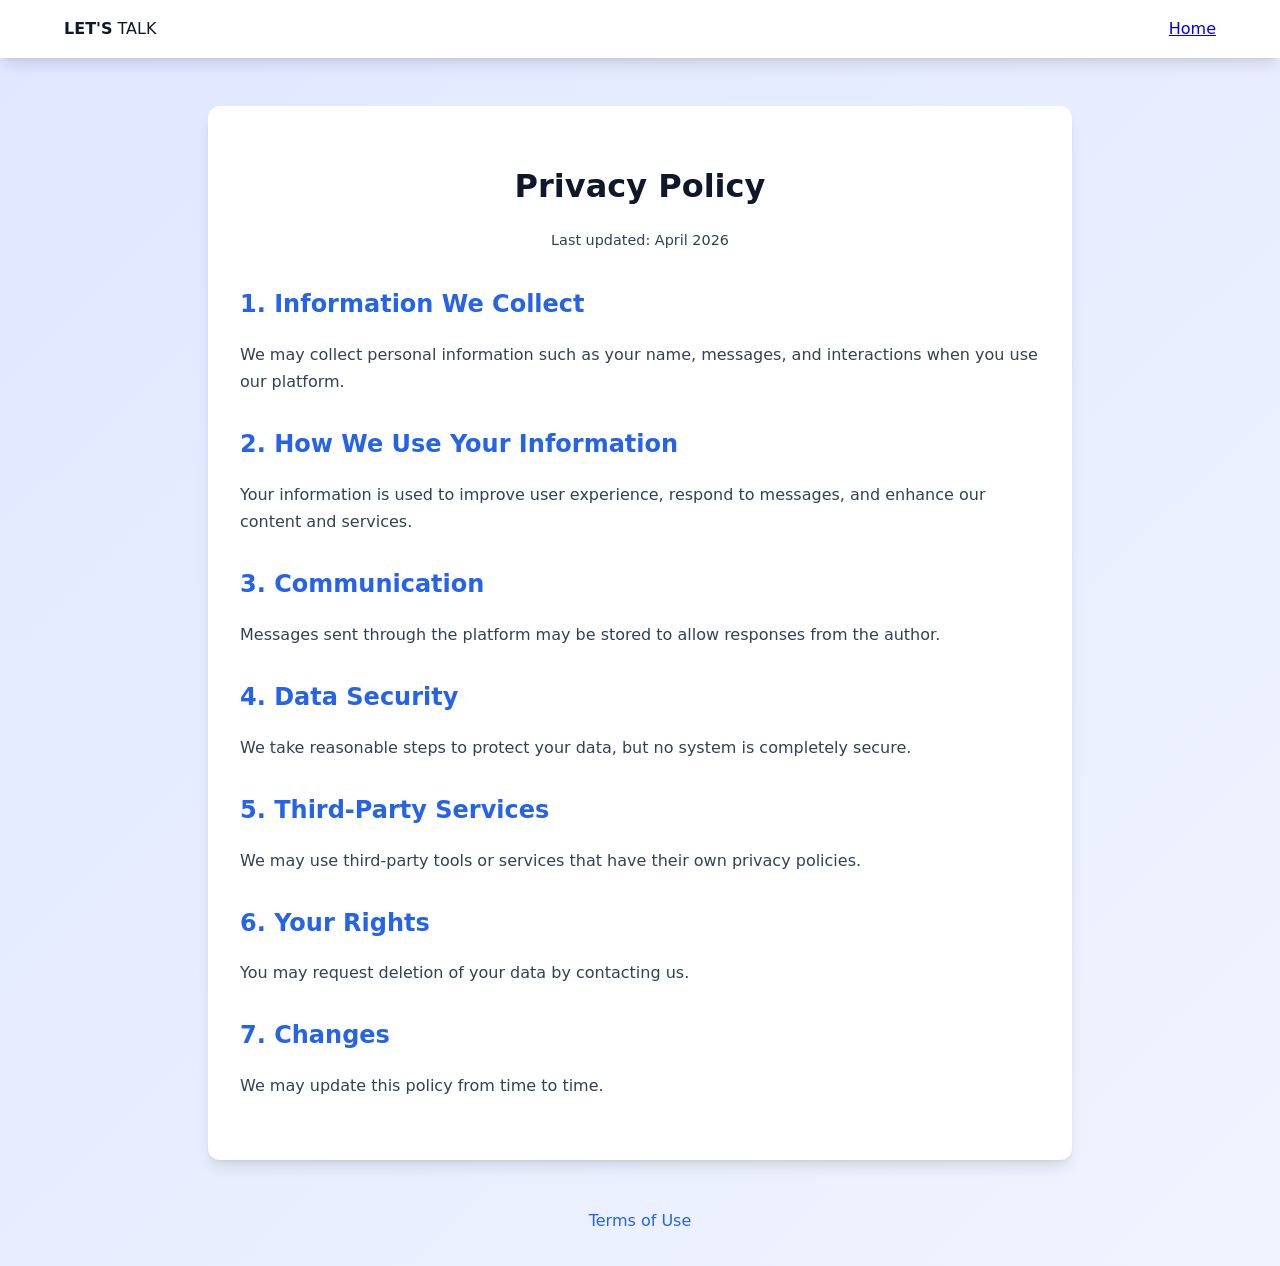
<file: docs/privacy.html>
<!DOCTYPE html>
<html lang="en">
<head>
    <meta charset="UTF-8">
    <title>Privacy Policy | LET'S TALK</title>
    <link rel="stylesheet" href="css/style.css">
    <link rel="stylesheet" href="css/legal.css">
</head>
<body>

<nav>
    <div class="logo"><strong>LET'S</strong> TALK</div>
    <div class="links"><a href="index.html">Home</a></div>
</nav>

<div class="legal-container">
    <h1>Privacy Policy</h1>
    <p class="last-updated">Last updated: April 2026</p>

    <section>
        <h2>1. Information We Collect</h2>
        <p>We may collect personal information such as your name, messages, and interactions when you use our platform.</p>
    </section>

    <section>
        <h2>2. How We Use Your Information</h2>
        <p>Your information is used to improve user experience, respond to messages, and enhance our content and services.</p>
    </section>

    <section>
        <h2>3. Communication</h2>
        <p>Messages sent through the platform may be stored to allow responses from the author.</p>
    </section>

    <section>
        <h2>4. Data Security</h2>
        <p>We take reasonable steps to protect your data, but no system is completely secure.</p>
    </section>

    <section>
        <h2>5. Third-Party Services</h2>
        <p>We may use third-party tools or services that have their own privacy policies.</p>
    </section>

    <section>
        <h2>6. Your Rights</h2>
        <p>You may request deletion of your data by contacting us.</p>
    </section>

    <section>
        <h2>7. Changes</h2>
        <p>We may update this policy from time to time.</p>
    </section>

</div>

<footer class="legal-footer">
    <a href="terms.html">Terms of Use</a>
</footer>

</body>
</html>
</file>
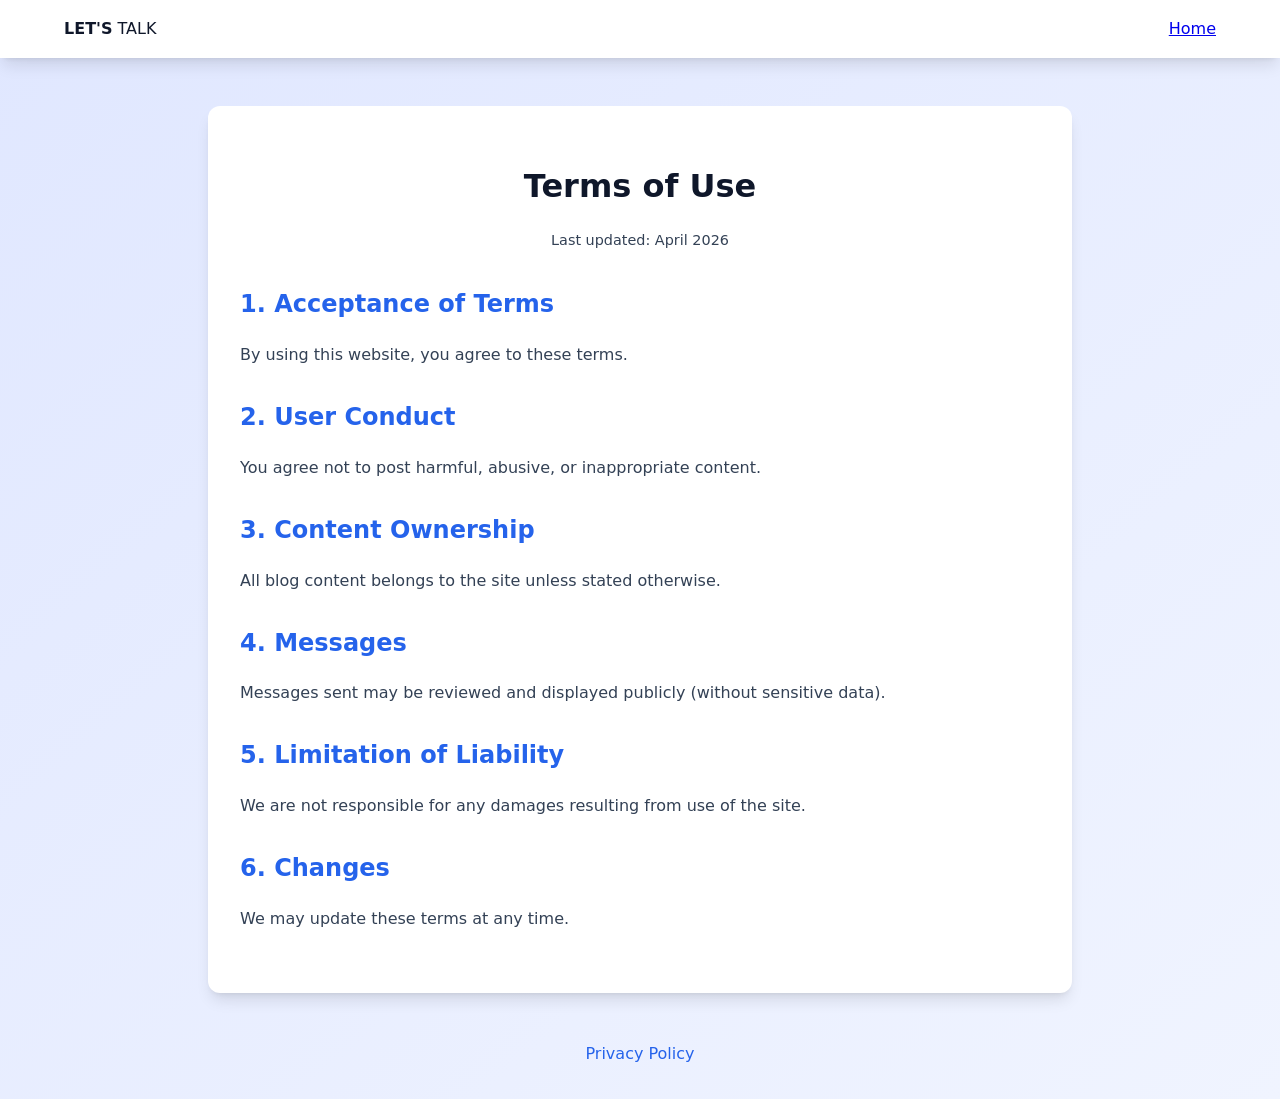
<file: docs/terms.html>
<!DOCTYPE html>
<html lang="en">
<head>
    <meta charset="UTF-8">
    <title>Terms of Use | LET'S TALK</title>
    <link rel="stylesheet" href="css/style.css">
    <link rel="stylesheet" href="css/legal.css">
</head>
<body>

<nav>
    <div class="logo"><strong>LET'S</strong> TALK</div>
    <div class="links"><a href="index.html">Home</a></div>
</nav>

<div class="legal-container">
    <h1>Terms of Use</h1>
    <p class="last-updated">Last updated: April 2026</p>

    <section>
        <h2>1. Acceptance of Terms</h2>
        <p>By using this website, you agree to these terms.</p>
    </section>

    <section>
        <h2>2. User Conduct</h2>
        <p>You agree not to post harmful, abusive, or inappropriate content.</p>
    </section>

    <section>
        <h2>3. Content Ownership</h2>
        <p>All blog content belongs to the site unless stated otherwise.</p>
    </section>

    <section>
        <h2>4. Messages</h2>
        <p>Messages sent may be reviewed and displayed publicly (without sensitive data).</p>
    </section>

    <section>
        <h2>5. Limitation of Liability</h2>
        <p>We are not responsible for any damages resulting from use of the site.</p>
    </section>

    <section>
        <h2>6. Changes</h2>
        <p>We may update these terms at any time.</p>
    </section>

</div>

<footer class="legal-footer">
    <a href="privacy.html">Privacy Policy</a>
</footer>

</body>
</html>
</file>
<file: docs/css/style.css>
:root {
    --primary: #2563eb;
    --primary-hover: #1d4ed8;
    --dark: #0f172a;
    --light: #f1f5f9;
    --gray: #94a3b8;
    --white: #ffffff;
    --danger: #ef4444;
    --success: #10b981;
    --neon: #22d3ee;
    --shadow: 0 10px 15px -3px rgb(0 0 0 / 0.1), 0 4px 6px -4px rgb(0 0 0 / 0.1);
    --shadow-hover: 0 10px 25px rgba(37, 99, 235, 0.4);
}

body {
    font-family: 'Inter', system-ui, -apple-system, sans-serif;
    background: linear-gradient(to bottom right, #e0e7ff, #f0f4ff); /* Soft blue gradient */
    color: var(--dark);
    line-height: 1.6;
    margin: 0;
}

nav {
    background: var(--white);
    padding: 1rem 5%;
    display: flex;
    justify-content: space-between;
    align-items: center;
    box-shadow: var(--shadow);
    position: sticky;
    top: 0;
    z-index: 100;
}

.links {
    display: flex;
    align-items: center;
    gap: 1.5rem;
}

.admin-link {
    text-decoration: none;
    color: var(--gray);
    font-weight: 500;
    font-size: 0.95rem;
    transition: color 0.2s;
}

.admin-link:hover {
    color: var(--primary);
}

.container {
    max-width: 1000px;
    margin: 2rem auto;
    padding: 0 1rem;
}

/* Post Cards */
.blog-grid {
    display: grid;
    grid-template-columns: repeat(auto-fill, minmax(300px, 1fr));
    gap: 2rem;
}

.post-card {
    background: var(--white);
    border-radius: 12px;
    /* overflow: hidden; Removed to allow share menu to pop up */
    box-shadow: var(--shadow);
    transition: transform 0.2s;
    scroll-margin-top: 100px; /* Offset for the sticky header */
}

.post-card:hover {
    transform: translateY(-5px);
}

.post-content {
    padding: 1.5rem;
}

.post-content small {
    display: block;
    color: var(--gray);
    margin-bottom: 0.5rem;
}

.post-content h3 {
    margin-top: 0;
    display: -webkit-box;
    -webkit-line-clamp: 2;
    -webkit-box-orient: vertical;
    overflow: hidden;
}

.post-card img {
    width: 100%;
    height: 180px;
    object-fit: cover;
    border-radius: 12px 12px 0 0;
    border-bottom: 1px solid #f1f5f9;
}

/* Dashboard Specifics */
.dashboard-grid {
    display: grid;
    grid-template-columns: 1fr;
    gap: 2rem;
    margin-top: 2rem;
}

@media (min-width: 768px) {
    .dashboard-grid {
        grid-template-columns: 3fr 2fr;
    }
}

/* Chat/Interaction Section */
.interaction-box {
    background: var(--white);
    padding: 2rem;
    border-radius: 12px;
    box-shadow: var(--shadow);
    border: 1px solid #e2e8f0;
}

#public-chats {
    max-height: 400px;
    overflow-y: auto;
    padding-right: 10px;
}

/* Custom Scrollbar for interaction areas */
#public-chats::-webkit-scrollbar,
.post-replies::-webkit-scrollbar {
    width: 6px;
}

#public-chats::-webkit-scrollbar-thumb,
.post-replies::-webkit-scrollbar-thumb {
    background-color: var(--gray);
    border-radius: 10px;
}

input, textarea, select {
    width: 100%;
    padding: 0.8rem;
    margin-bottom: 1rem;
    border: 1px solid #e2e8f0;
    border-radius: 6px;
    font-size: 1rem;
    transition: border-color 0.2s, box-shadow 0.2s;
}

input:focus, textarea:focus, select:focus {
    outline: none;
    border-color: var(--primary);
    box-shadow: 0 0 0 3px rgba(79, 70, 229, 0.1);
}

@media (max-width: 768px) {
    body {
        font-size: 16px; /* Larger base font for mobile readability */
    }
    nav {
        flex-direction: column;
        padding: 1rem;
        gap: 0.8rem;
    }
    .links {
        gap: 0.8rem;
        flex-wrap: wrap;
        justify-content: center;
    }
    .admin-tabs {
        position: static; /* Prevent tabs from getting stuck under the mobile nav */
        overflow-x: auto;
        padding: 0 5px;
    }
    .tab-btn {
        font-size: 1rem;
        padding: 1rem 1.2rem; /* Larger touch targets */
    }
    .glow-title {
        font-size: 2rem !important;
    }
        .send-btn .btn-text {
            display: none;
        }
        .send-btn {
            width: 45px;
            height: 45px;
            padding: 0;
            flex-shrink: 0;
        }
    .container {
        margin-top: 1rem;
    }

    /* Admin Live Chat Responsiveness */
    .admin-chat-wrapper {
        flex-direction: column;
        height: 80vh;
        min-height: 550px;
        padding: 0.75rem;
        gap: 1rem;
        max-height: 90vh;
    }
    .admin-chat-sidebar {
        width: 100%;
        height: 150px;
        border-right: none;
        border-bottom: 1px solid #e2e8f0;
        padding-right: 0;
        padding-bottom: 0.75rem;
    }
    .admin-chat-main {
        height: 0;
        flex: 1;
    }
    .admin-messages-list {
        padding: 0.75rem;
        gap: 12px;
    }
}

/* --- Unified Button System --- */
button, .btn {
    display: inline-flex;
    align-items: center;
    justify-content: center;
    gap: 8px;
    padding: 0.8rem 1.5rem;
    border-radius: 8px;
    font-weight: 600;
    cursor: pointer;
    transition: all 0.25s cubic-bezier(0.4, 0, 0.2, 1);
    border: none;
    font-family: inherit;
    text-decoration: none;
    position: relative;
    overflow: hidden;
}

/* Variants */
.btn-primary, button:not(.secondary-btn):not(.like-btn):not(.delete-post-btn):not(.delete-msg-btn) {
    background: linear-gradient(135deg, var(--primary), #3b82f6);
    color: white;
    box-shadow: 0 4px 12px rgba(37, 99, 235, 0.2);
}

.btn-secondary, .secondary-btn {
    background: var(--light);
    color: var(--dark);
    border: 1px solid #e2e8f0;
}

.btn-danger, .delete-post-btn {
    background: var(--danger);
    color: white;
}

.btn-success {
    background: var(--success);
    color: white;
}

/* Hover & Active States */
button:hover, .btn:hover {
    transform: translateY(-2px);
    filter: brightness(1.1);
    box-shadow: var(--shadow-hover);
}

button:active, .btn:active {
    transform: translateY(0) scale(0.96);
}

button:disabled {
    opacity: 0.6;
    cursor: not-allowed;
    transform: none !important;
}

/* Loading State */
.btn.is-loading {
    pointer-events: none;
    color: transparent !important;
}

.btn.is-loading::after {
    content: "";
    position: absolute;
    width: 20px;
    height: 20px;
    top: 50%;
    left: 50%;
    margin-top: -10px;
    margin-left: -10px;
    border: 3px solid rgba(255, 255, 255, 0.3);
    border-radius: 50%;
    border-top-color: white;
    animation: spin 0.8s linear infinite;
    z-index: 10;
}

.btn-secondary.is-loading::after {
    border-top-color: var(--primary);
    border-color: rgba(79, 70, 229, 0.1);
}

/* Special Utility Styles */
.btn-pill {
    border-radius: 999px;
}

.btn-glow:hover {
    box-shadow: 0 0 10px var(--neon), 0 0 20px var(--neon);
}

/* Shine Effect Animation */
.btn-shine::after {
    content: "";
    position: absolute;
    top: 0;
    left: -100%;
    width: 100%;
    height: 100%;
    background: linear-gradient(
        120deg,
        transparent,
        rgba(255, 255, 255, 0.3),
        transparent
    );
    transition: 0.6s;
}

.btn-shine:hover::after {
    left: 100%;
}

/* Legacy Overrides Clean-up */
.secondary-btn {
    width: 100%;
    margin-top: 10px;
}

.send-btn .btn-text {
    /* Handled by gap in .btn base */
}

.login-pill {
    background: linear-gradient(135deg, var(--primary), #3b82f6);
    border-radius: 999px;
    padding: 0.6rem 1.4rem;
    box-shadow: 0 4px 12px rgba(37, 99, 235, 0.2);
}

button:disabled {
    opacity: 0.6;
    cursor: not-allowed;
}

.chat-bubble {
    background: #f1f5f9;
    padding: 1.2rem;
    border-radius: 12px;
    margin-bottom: 1rem;
    border-left: 4px solid var(--primary);
    transition: transform 0.2s;
}

.chat-bubble:hover {
    transform: translateX(5px);
}
.unread-chat {
    background-color: #fffbeb; /* Light yellow background for unread */
    border-color: #f59e0b; /* Orange border */
}

/* Login Form Styling */
#login-section {
    position: relative;
    max-width: 400px;
    margin: 4rem auto;
    padding: 2rem;
    background: var(--white);
    border-radius: 12px;
    box-shadow: var(--shadow);
    text-align: center;
    z-index: 1;
}

#login-section::before {
    content: '';
    position: fixed;
    top: -20%;
    left: -10%;
    width: 120%;
    height: 140%;
    background: linear-gradient(rgba(224, 231, 255, 0.85), rgba(224, 231, 255, 0.85)), 
                url('https://images.unsplash.com/photo-1499750310107-5fef28a66643?q=80&w=2070&auto=format&fit=crop');
    background-size: cover;
    background-position: center;
    transform: rotate(-5deg) translateY(var(--parallax-y, 0px));
    z-index: -1;
    pointer-events: none;
    filter: saturate(0.8);
    transition: transform 0.1s ease-out;
}

#login-section h1 {
    color: var(--dark);
    margin-bottom: 1.5rem;
}
#login-section input {
    margin-bottom: 1.5rem;
}


#forgot-password-link {
    display: block;
    margin-top: 1rem;
    font-size: 1.1rem;
    color: var(--gray);
    text-decoration: none;
    transition: color 0.2s;
}
#forgot-password-link:hover {
    color: var(--primary);
}
/* Slider Container */
.image-slider-container {
    width: 100%;
    margin-bottom: 2rem; /* Spacing below the slider */
    overflow: hidden; /* Ensures slides don't overflow */
    border-radius: 8px; /* Soften edges */
    box-shadow: 0 4px 15px rgba(0,0,0,0.1); /* Subtle shadow */
}

.slider {
    position: relative;
    width: 100%;
    max-width: 1200px; /* Adjust max width as needed */
    margin: 0 auto;
    height: 450px; /* Fixed height for the slider, adjust as needed */
    overflow: hidden;
}

.slides {
    display: flex;
    width: 100%;
    height: 100%;
}

.slide {
    min-width: 100%; /* Each slide takes full width */
    height: 100%;
    position: absolute;
    top: 0;
    left: 0;
    opacity: 0; /* Hidden by default */
    transition: opacity 0.8s ease-in-out; /* Fade transition */
    display: flex;
    align-items: center;
    justify-content: center;
    color: white;
    text-align: center;
}

.slide.active {
    opacity: 1; /* Active slide is visible */
    position: relative; /* Bring active slide into normal flow for positioning */
}

.slider-image {
    width: 100%;
    height: 100%;
    object-fit: cover; /* Cover the area, cropping if necessary */
    position: absolute;
    top: 0;
    left: 0;
    z-index: 1;
}

/* Dark overlay to make text pop */
.slide::after {
    content: '';
    position: absolute;
    top: 0;
    left: 0;
    width: 100%;
    height: 100%;
    background: linear-gradient(to top, rgba(0,0,0,0.7) 0%, rgba(0,0,0,0.2) 100%);
    z-index: 2;
}

.slide-caption {
    position: relative;
    z-index: 3;
    max-width: 70%;
}

.slide-caption h2 {
    font-size: 2.5rem;
    margin-bottom: 0.5rem;
    color: white; /* Ensure text color is visible */
}

.slide-caption p {
    font-size: 1.2rem;
    color: #e0e0e0;
}

/* Navigation Buttons */
.prev-slide, .next-slide {
    cursor: pointer;
    position: absolute;
    top: 50%;
    width: auto;
    padding: 16px;
    margin-top: -22px;
    color: white;
    font-weight: bold;
    font-size: 20px;
    transition: 0.6s ease;
    border-radius: 0 3px 3px 0;
    user-select: none;
    background-color: rgba(0, 0, 0, 0.5);
    border: none;
    z-index: 3; /* Above slides and caption */
}

.next-slide {
    right: 0;
    border-radius: 3px 0 0 3px;
}

.prev-slide:hover, .next-slide:hover {
    background-color: rgba(0, 0, 0, 0.8);
}

/* Dot indicators */
.dot-container {
    position: absolute;
    bottom: 20px;
    width: 100%;
    text-align: center;
    z-index: 4;
}

.dot {
    cursor: pointer;
    height: 12px;
    width: 12px;
    margin: 0 5px;
    background-color: rgba(255, 255, 255, 0.5);
    border-radius: 50%;
    display: inline-block;
    transition: background-color 0.3s ease;
}

.dot.active, .dot:hover {
    background-color: white;
    transform: scale(1.2);
}

/* Responsive adjustments */
@media (max-width: 768px) {
    .slider {
        height: 300px; /* Smaller height on mobile */
    }
    .slide-caption h2 {
        font-size: 1.8rem;
    }
    .slide-caption p {
        font-size: 1rem;
    }
    .prev-slide, .next-slide {
        padding: 10px;
        font-size: 16px;
        margin-top: -15px;
    }
}
@media (max-width: 480px) {
    .slider {
        height: 200px;
    }
    .slide-caption {
        padding: 1rem;
        max-width: 90%;
    }
    .slide-caption h2 {
        font-size: 1.5rem;
    }
    .slide-caption p {
        font-size: 0.9rem;
    }
}
nav {
    transition: all 0.3s ease;
}

/* When scrolling */
nav.scrolled {
    padding: 0.6rem 5%;
    box-shadow: 0 8px 25px rgba(0,0,0,0.15);
}

/* Fade-in animation */
.fade-in {
    opacity: 0;
    transform: translateY(20px);
    animation: fadeIn 0.8s ease forwards;
}

@keyframes fadeIn {
    to {
        opacity: 1;
        transform: translateY(0);
    }
}

/* --- Like Count Animation --- */
@keyframes likePop {
    0% { transform: scale(1); }
    50% { transform: scale(1.4); }
    100% { transform: scale(1); }
}

.like-pop {
    display: inline-block;
    animation: likePop 0.4s cubic-bezier(0.175, 0.885, 0.32, 1.275);
}

.floating-heart {
    position: fixed;
    pointer-events: none;
    z-index: 10000;
    font-size: 1.5rem;
    animation: floatUp 1s cubic-bezier(0.165, 0.84, 0.44, 1) forwards;
}

@keyframes floatUp {
    0% {
        transform: translate(-50%, -50%) scale(0.5);
        opacity: 1;
    }
    100% {
        transform: translate(calc(-50% + var(--x-dir)), calc(-50% + var(--y-dir))) scale(1.5) rotate(20deg);
        opacity: 0;
    }
}

#music-controls {
    position: fixed;
    bottom: 20px;
    right: 20px;
    display: flex;
    align-items: center;
    gap: 10px;
    background: white;
    padding: 6px 15px;
    border-radius: 50px;
    box-shadow: var(--shadow);
    z-index: 101;
}

#music-toggle {
    background: var(--primary);
    color: white;
    border-radius: 50%;
    width: 40px;
    height: 40px;
    display: flex;
    align-items: center;
    justify-content: center;
    font-size: 1.2rem;
    cursor: pointer;
    border: none;
}

#volume-slider {
    width: 80px;
    cursor: pointer;
    accent-color: var(--primary);
}

#back-to-top {
    display: none; /* Hidden by default */
    position: fixed;
    bottom: 80px; /* Positioned above the music toggle */
    right: 20px;
    z-index: 99;
    width: 48px;
    height: 48px;
    border-radius: 50%;
    background: var(--primary);
    color: white;
    border: none;
    outline: none;
    cursor: pointer;
    font-size: 1.5rem;
    box-shadow: var(--shadow);
    transition: transform 0.2s, background 0.2s;
    align-items: center;
    justify-content: center;
}

#back-to-top:hover {
    background: var(--primary-hover);
    transform: scale(1.1);
}

.post-card {
    backdrop-filter: blur(12px);
    background: rgba(255, 255, 255, 0.7);
}

body.dark .post-card {
    background: rgba(15, 23, 42, 0.7);
}

button:active {
    transform: scale(0.95);
}

.post-card:hover {
    transform: translateY(-8px) scale(1.02);
}

/* Auth Modal Specifics */
#auth-form input {
    margin-bottom: 0.8rem; /* Slightly less margin for more compact form */
}
#auth-form button {
    margin-top: 1rem;
}

.post-description {
    overflow: hidden;
    transition: max-height 0.3s ease;
}

.post-description.collapsed {
    display: -webkit-box;
    -webkit-line-clamp: 3;
    -webkit-box-orient: vertical;
}

.read-more-toggle {
    color: var(--primary);
    cursor: pointer;
    font-weight: 600;
    font-size: 0.9rem;
    display: block;
    margin-bottom: 1rem;
}

/* --- Admin Tabs Navigation --- */
.admin-tabs {
    display: flex;
    gap: 0.5rem;
    margin-bottom: 2rem;
    border-bottom: 2px solid #e2e8f0;
    padding: 0;
    background: var(--white);
    position: sticky;
    top: 60px; /* Adjusted to sit right below your nav */
    z-index: 90;
    overflow-x: auto;
    scrollbar-width: none;
    -ms-overflow-style: none;
    -webkit-overflow-scrolling: touch;
}

.client-tabs {
    background: transparent;
    border-bottom: 2px solid #e2e8f0;
    position: static;
}

.admin-tabs::-webkit-scrollbar {
    display: none;
}

.tab-btn {
    display: flex;
    align-items: center;
    gap: 0.6rem;
    background: none;
    color: var(--gray);
    border: none;
    padding: 1rem 0.8rem;
    font-size: 0.9rem;
    cursor: pointer;
    border-radius: 0;
    font-weight: 600;
    transition: all 0.3s ease;
    border-bottom: 4px solid transparent;
    white-space: nowrap;
    flex-shrink: 0;
}

@media (min-width: 768px) {
    .admin-tabs { gap: 1rem; }
    .tab-btn { 
        padding: 1.2rem 1rem; 
        font-size: 1rem; 
    }
}

.tab-btn i {
    font-size: 1.1rem;
    transition: transform 0.2s ease;
}
.tab-btn:hover {
    color: var(--primary);
}
.tab-btn.active {
    color: var(--primary);
    border-bottom: 4px solid var(--primary);
}
.tab-btn.active i {
    transform: scale(1.1);
}
.tab-content {
    display: none;
    animation: fadeIn 0.3s ease;
}
.tab-content.active {
    display: block;
    padding-top: 10px;
}

/* --- Member Badge --- */
.member-badge {
    background-color: var(--primary);
    color: white;
    padding: 0.3rem 0.6rem;
    border-radius: 4px;
    font-size: 0.75rem;
    font-weight: 600;
    text-transform: uppercase;
    margin-left: 0.5rem;
    white-space: nowrap; /* Prevent badge from wrapping */
}

/* --- Gated Content Styles --- */
.cta-card {
    background: linear-gradient(135deg, #ffffff 0%, #f8fafc 100%);
    border: 2px dashed var(--primary);
    display: flex;
    align-items: center;
    justify-content: center;
    text-align: center;
    min-height: 350px;
}

.cta-card i {
    font-size: 3rem;
    color: var(--primary);
    margin-bottom: 1rem;
}

/* --- Modal Styles --- */
.modal-overlay {
    position: fixed;
    top: 0;
    left: 0;
    width: 100%;
    height: 100%;
    background: rgba(0, 0, 0, 0.6);
    display: flex;
    justify-content: center;
    align-items: center;
    z-index: 1000;
}
.modal-content {
    background: var(--white);
    padding: 2.5rem;
    border-radius: 12px;
    box-shadow: var(--shadow);
    width: 90%;
    max-width: 500px;
    position: relative;
    animation: modalPop 0.3s ease-out;
}
.modal-content h3 {
    margin-top: 0;
    color: var(--dark);
}
.modal-content p {
    margin-bottom: 1.5rem;
}
.modal-content .close-button {
    position: absolute;
    top: 15px;
    right: 20px;
    font-size: 1.8rem;
    cursor: pointer;
    color: var(--gray);
}
.modal-content .close-button:hover {
    color: var(--dark);
}

@keyframes modalPop {
    from { opacity: 0; transform: scale(0.95); }
    to { opacity: 1; transform: scale(1); }
}

/* Styles for replies displayed under posts */
.post-replies {
    margin-top: 1.5rem;
    padding-top: 1rem;
    border-top: 1px solid #e2e8f0;
    max-height: 250px;
    overflow-y: auto;
    padding-right: 8px;
}
.post-replies h4 {
    color: var(--dark);
    margin-bottom: 1rem;
}
.post-reply-bubble {
    background: #f8fafc; /* Lighter background for replies */
    padding: 0.8rem 1.2rem;
    border-radius: 8px;
    margin-bottom: 0.8rem;
    border-left: 3px solid var(--gray);
}
.post-reply-bubble strong {
    color: var(--primary);
}

.post-actions {
    display: flex;
    gap: 10px;
    margin-bottom: 1rem;
    align-items: center;
    flex-wrap: wrap; /* Ensures buttons wrap on mobile instead of disappearing */
}

.like-btn {
    background: #fee2e2;
    color: #ef4444;
    border: 1px solid #fecaca;
}
.like-btn:hover {
    background: #fecaca;
}

.like-btn.liked {
    background: #ef4444;
    color: white;
    cursor: default;
}

.toggle-replies-btn {
    background: var(--light);
    color: var(--dark);
    border: 1px solid #e2e8f0;
}
.toggle-replies-btn:hover {
    background: #cbd5e1;
}

.highlight-post {
    animation: pulse-highlight 2s ease-out;
    border: 2px solid var(--primary);
}

@keyframes pulse-highlight {
    0% { box-shadow: 0 0 0 0 rgba(79, 70, 229, 0.7); }
    70% { box-shadow: 0 0 0 20px rgba(79, 70, 229, 0); }
    100% { box-shadow: 0 0 0 0 rgba(79, 70, 229, 0); }
}

.share-btn {
    background: var(--light);
    color: var(--primary);
    border: 1px solid var(--primary);
    display: flex;
    align-items: center;
    gap: 8px;
}
.share-btn:hover {
    background: var(--primary);
    color: white;
}

.share-container {
    position: relative;
    display: inline-block;
}

.share-menu {
    position: absolute;
    bottom: calc(100% + 10px);
    left: 50%;
    transform: translateX(-50%);
    background: var(--white);
    box-shadow: var(--shadow);
    border-radius: 8px;
    padding: 0.6rem 0.8rem;
    display: none;
    gap: 15px;
    z-index: 100;
    border: 1px solid #e2e8f0;
    white-space: nowrap;
    align-items: center;
}

.share-menu.active {
    display: flex;
    animation: fadeIn 0.2s ease-out;
}

.share-item {
    color: var(--gray);
    font-size: 1.2rem;
    cursor: pointer;
    transition: color 0.2s, transform 0.2s;
    text-decoration: none;
}

.share-item:hover {
    transform: scale(1.2);
}

.share-item.whatsapp:hover { color: #25D366; }
.share-item.twitter:hover { color: #1DA1F2; }
.share-item.copy:hover { color: var(--primary); }

.secondary-btn {
    background: var(--light);
    color: var(--dark);
    border: 1px solid #e2e8f0;
    width: 100%;
    margin-top: 10px;
    padding: 0.5rem;
    font-size: 0.85rem;
    border-radius: 6px;
    cursor: pointer;
    transition: background 0.2s;
}
.secondary-btn:hover {
    background: #cbd5e1;
}

/* --- Loading Spinner --- */
.spinner {
    width: 18px;
    height: 18px;
    border: 2px solid rgba(255, 255, 255, 0.3);
    border-radius: 50%;
    border-top-color: #fff;
    animation: spin 0.8s linear infinite;
    display: inline-block;
    vertical-align: middle;
    margin-right: 8px;
}

@keyframes spin {
    to { transform: rotate(360deg); }
}

/* Community Modal Trigger Button */
#community-modal-trigger {
    background: linear-gradient(135deg, var(--primary), #6366f1);
    color: white;
    border: none;
    padding: 1.2rem;
    border-radius: 10px;
    font-weight: 700;
    cursor: pointer;
    width: 100%;
    font-size: 1.1rem;
    box-shadow: 0 4px 15px rgba(79, 70, 229, 0.3);
    transition: all 0.3s ease;
    margin-bottom: 2rem;
}

#community-modal-trigger:hover {
    transform: translateY(-3px);
    box-shadow: 0 8px 25px rgba(79, 70, 229, 0.4);
}
/* Live Chat Styles */
.live-msg {
    max-width: 75%;
    padding: 0.8rem 1.1rem;
    border-radius: 1.2rem;
    font-size: 0.92rem;
    line-height: 1.5;
    box-shadow: 0 1px 3px rgba(0,0,0,0.08);
    position: relative;
    position: relative;
    word-wrap: break-word;
    margin: 0;
}

.slide-wrapper.me .live-msg,
.slide-wrapper.me .slide-content .live-msg {
    align-self: flex-end !important;
    background: linear-gradient(135deg, var(--primary), var(--primary-hover));
    color: white;
    border-bottom-right-radius: 4px;
    margin-left: auto;
}

.slide-wrapper.other .live-msg,
.slide-wrapper.other .slide-content .live-msg {
    align-self: flex-start !important;
    background: #ffffff;
    color: var(--dark);
    border-bottom-left-radius: 4px;
    border: 1px solid #e2e8f0;
    margin-right: auto;
}

.delete-msg-btn {
    position: absolute;
    top: 5px;
    right: 10px;
    font-size: 0.7rem;
    cursor: pointer;
    opacity: 0;
    transition: opacity 0.2s;
    color: var(--danger);
    z-index: 10;
}

.live-msg:hover .delete-msg-btn {
    opacity: 0.7;
}

.delete-msg-btn:hover {
    opacity: 1 !important;
}

.live-msg small {
    display: block;
    opacity: 0.85;
    font-size: 0.7rem;
    margin-bottom: 0.3rem;
    font-weight: 600;
}
.slide-wrapper.me .live-msg small {
    text-align: right;
}
/* Private DM Specifics */
.dm-msg {
    max-width: 85%;
    padding: 0.8rem;
    border-radius: 10px;
    font-size: 0.85rem;
    position: relative;
}
.dm-msg.admin { align-self: flex-start; background: #ffffff; border: 1px solid #e2e8f0; }
.dm-msg.user { align-self: flex-end; background: #dcf8c6; border: 1px solid #c5e1a5; }

.online-user-item {
    display: flex;
    align-items: center;
    gap: 8px;
    font-size: 0.85rem;
    margin-bottom: 8px;
    filter: brightness(1.1);
}

/* Community Connection Stream Styles */
.conversation-stream {
    text-align: left;
    margin-top: 1.5rem;
}
.stream-item {
    border-bottom: 1px solid #e2e8f0;
    padding: 1rem 0;
}
.slide-wrapper {
    position: relative;
    overflow: hidden;
    user-select: none;
    touch-action: pan-y;
    display: flex;
    flex-direction: column;
    width: 100%;
    height: auto;
    min-height: min-content;
    margin-bottom: 8px;
    padding: 2px 0;
    box-sizing: border-box;
    flex-shrink: 0;
}

.slide-content {
    position: relative;
    width: 100%;
    display: flex;
    flex-direction: column;
    z-index: 2;
    transition: transform 0.2s cubic-bezier(0.25, 0.46, 0.45, 0.94);
}

/* Keep full-width and background for community stream items only */
.stream-item .slide-content,
.user-msg-slide .slide-content,
.author-reply-slide .slide-content {
    background: var(--white);
    width: 100%;
}
.slide-reply-indicator {
    position: absolute;
    left: 10px;
    top: 50%;
    transform: translateY(-50%);
    color: var(--primary);
    font-size: 1.2rem;
    z-index: 1;
    opacity: 0;
    display: flex;
    align-items: center;
    gap: 8px;
    font-weight: 800;
    font-size: 0.75rem;
}
.stream-item:last-child {
    border-bottom: none;
}
.stream-header {
    display: flex;
    justify-content: space-between;
    margin-bottom: 0.5rem;
    align-items: center;
}
.stream-author {
    font-weight: 700;
    font-size: 0.9rem;
    color: var(--dark);
}
.stream-date {
    color: var(--gray);
    font-size: 0.75rem;
}
.stream-text {
    margin: 0 0 0.6rem 0;
    color: #334155;
    font-size: 0.9rem;
    line-height: 1.4;
}
.stream-author-reply {
    padding-left: 1rem;
    font-size: 0.85rem;
    border-left: 2px solid var(--primary);
    color: var(--dark);
}
.reply-badge {
    display: block;
    font-weight: 700;
    color: var(--primary);
    text-transform: uppercase;
    font-size: 0.65rem;
    margin-bottom: 0.1rem;
}

/* --- Admin Live Chat Layout Improvements --- */
.admin-chat-wrapper {
    display: flex;
    gap: 1.5rem;
    height: 700px; /* Fixed height is more reliable for independent scrolls */
    min-height: 600px;
    max-height: 80vh;
    overflow: hidden; 
    background: var(--white);
    border-radius: 12px;
    padding: 1.5rem;
    box-shadow: var(--shadow);
    border: 1px solid #e2e8f0;
    box-sizing: border-box;
}

.admin-chat-sidebar {
    width: 320px;
    flex-shrink: 0;
    display: flex;
    flex-direction: column;
    border-right: 1px solid #e2e8f0;
    padding-right: 1.5rem;
    height: 100%; /* Fill wrapper height */
    overflow-y: auto;
    scrollbar-width: thin;
}

.admin-chat-main {
    flex: 1;
    display: flex;
    flex-direction: column;
    min-width: 0;
    height: 100%; /* Fill wrapper height */
    overflow: hidden; /* Prevent main area from growing */
}

.thread-item {
    padding: 0.8rem;
    border-radius: 8px;
    background: #f8fafc;
    border: 1px solid #e2e8f0;
    cursor: pointer;
    margin-bottom: 8px;
    transition: all 0.2s ease;
}

.thread-item.active {
    background: #dbeafe !important;
    border-color: var(--primary) !important;
    border-left: 4px solid var(--primary) !important;
}

.admin-messages-list {
    flex: 1;
    min-height: 0; /* Critical for flexbox children to scroll correctly */
    overflow-y: auto;
    background: #f8fafc;
    padding: 1rem;
    border-radius: 8px;
    display: flex;
    flex-direction: column;
    gap: 16px;
    scrollbar-width: thin;
}

.admin-chat-form,
#live-chat-form {
    display: flex;
    gap: 10px;
    margin-top: 1rem;
    align-items: flex-end;
}

/* Reply Previews in Live Chat */
.reply-preview-bar {
    background: #f1f5f9;
    padding: 8px 12px;
    border-left: 4px solid var(--primary);
    display: none;
    justify-content: space-between;
    align-items: center;
    font-size: 0.85rem;
    border-radius: 8px 8px 0 0;
    margin-bottom: -1px;
    z-index: 5;
    width: 100%;
    box-sizing: border-box;
}
.reply-preview-bar span {
    overflow: hidden;
    text-overflow: ellipsis;
    white-space: nowrap;
    max-width: 80%;
}
.reply-preview-bar i {
    cursor: pointer;
    color: var(--gray);
    padding: 4px;
}
.reply-preview-bar i:hover { color: var(--danger); }

.reply-preview-in-msg {
    font-size: 0.75rem;
    opacity: 0.9;
    background: rgba(0,0,0,0.05);
    padding: 6px 10px;
    border-radius: 6px;
    margin-bottom: 8px;
    border-left: 3px solid var(--primary);
}
.slide-wrapper.me .reply-preview-in-msg {
    background: rgba(255,255,255,0.1);
    color: white;
    border-left-color: rgba(255,255,255,0.5);
}
.admin-chat-form input,
.admin-chat-form textarea,
#live-chat-form textarea {
    flex: 1;
    margin-bottom: 0;
    resize: none;
    max-height: 150px;
    overflow-y: auto;
}

/* --- Centralized Toast Notifications --- */
.toast-container {
    position: fixed;
    top: 80px;
    right: 20px;
    z-index: 10001;
    display: flex;
    flex-direction: column;
    gap: 10px;
    pointer-events: none;
}

.toast {
    min-width: 280px;
    max-width: 400px;
    background: white;
    padding: 1rem 1.25rem;
    border-radius: 8px;
    box-shadow: 0 10px 25px rgba(0,0,0,0.15);
    display: flex;
    align-items: center;
    gap: 12px;
    pointer-events: auto;
    animation: toastIn 0.4s cubic-bezier(0.175, 0.885, 0.32, 1.275) forwards;
    border-left: 5px solid var(--primary);
    font-weight: 500;
    font-size: 0.9rem;
}

.toast.success { border-left-color: var(--success); color: #065f46; }
.toast.error { border-left-color: var(--danger); color: #991b1b; }
.toast.warning { border-left-color: #f59e0b; color: #92400e; }
.toast.info { border-left-color: var(--primary); color: #1e40af; }

.toast i {
    font-size: 1.2rem;
    flex-shrink: 0;
}

@keyframes toastIn {
    from { transform: translateX(120%); opacity: 0; }
    to { transform: translateX(0); opacity: 1; }
}

.toast.fade-out {
    animation: toastOut 0.5s ease forwards;
}

@keyframes toastOut {
    to { transform: translateX(120%); opacity: 0; }
}

@media (max-width: 768px) {
    .toast-container { top: 20px; right: 10px; left: 10px; }
}
</file>
<file: docs/css/legal.css>
.legal-container {
    max-width: 800px;
    margin: 3rem auto;
    padding: 2rem;
    background: var(--white);
    border-radius: 12px;
    box-shadow: var(--shadow);
    line-height: 1.7;
}

.legal-container h1 {
    text-align: center;
    margin-bottom: 0.5rem;
}

.last-updated {
    text-align: center;
    color: var(--gray);
    font-size: 0.9rem;
    margin-bottom: 2rem;
}

.legal-container section {
    margin-bottom: 1.8rem;
}

.legal-container h2 {
    margin-bottom: 0.5rem;
    color: var(--primary);
}

.legal-container p {
    color: #334155;
}

/* Footer */
.legal-footer {
    text-align: center;
    margin: 2rem 0;
}

.legal-footer a {
    color: var(--primary);
    text-decoration: none;
    font-weight: 500;
}

.legal-footer a:hover {
    text-decoration: underline;
}

.cookie-banner {
    position: fixed;
    bottom: 20px;
    left: 50%;
    transform: translateX(-50%);
    background: rgba(15, 23, 42, 0.95);
    color: white;
    padding: 1.2rem 1.5rem;
    border-radius: 12px;
    box-shadow: 0 10px 30px rgba(0,0,0,0.3);
    display: flex;
    flex-direction: column;
    gap: 1rem;
    max-width: 500px;
    width: 90%;
    z-index: 9999;
    animation: slideUp 0.4s ease;
}

.cookie-banner p {
    margin: 0;
    font-size: 0.9rem;
    color: #e2e8f0;
}

.cookie-banner a {
    color: #a5b4fc;
    text-decoration: underline;
}

.cookie-actions {
    display: flex;
    gap: 0.5rem;
    justify-content: flex-end;
}

/* Secondary button (Decline) */
.cookie-actions .secondary {
    background: transparent;
    border: 1px solid #64748b;
    color: #e2e8f0;
}

.cookie-actions .secondary:hover {
    background: rgba(255,255,255,0.1);
}

/* Animation */
@keyframes slideUp {
    from {
        opacity: 0;
        transform: translate(-50%, 20px);
    }
    to {
        opacity: 1;
        transform: translate(-50%, 0);
    }
}

.cookie-banner {
    transition: all 0.4s ease;
}

/* Slide out animation */
.cookie-banner.hide {
    opacity: 0;
    transform: translate(-50%, 40px);
    pointer-events: none;
}
</file>
